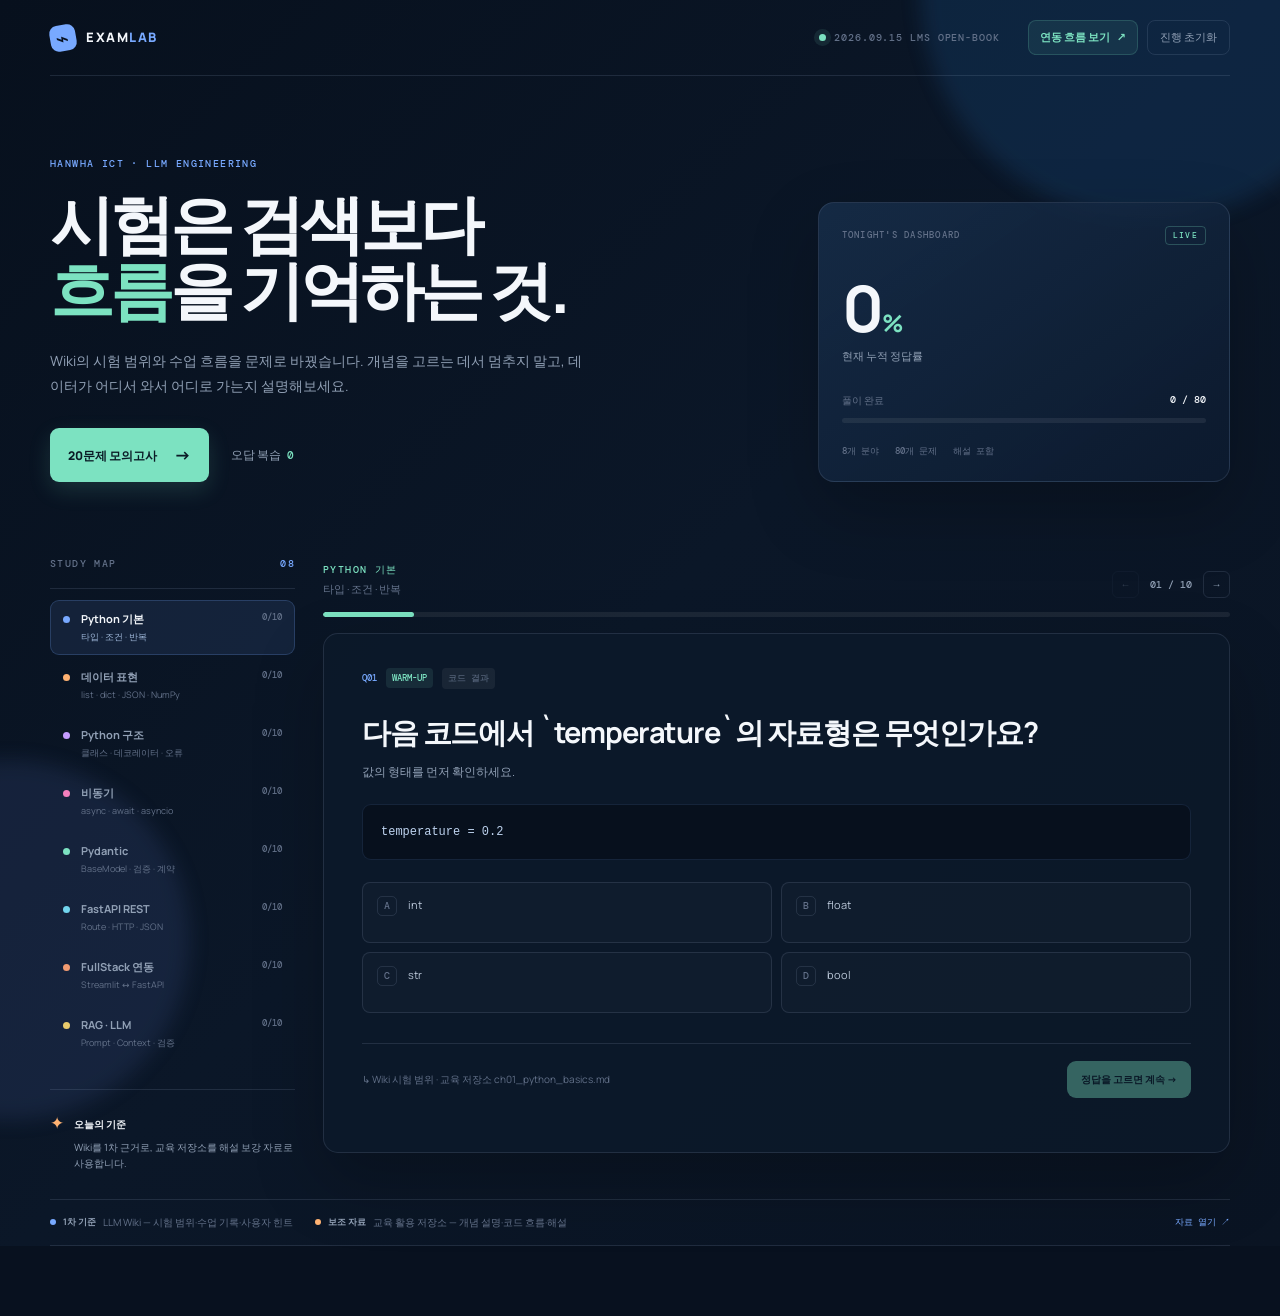
<file: index.html>
<!doctype html>
<html lang="ko">
  <head>
    <meta charset="UTF-8" />
    <meta name="viewport" content="width=device-width, initial-scale=1.0" />
    <meta name="theme-color" content="#08111f" />
    <title>Exam Lab — LLM Engineering 기출 연습</title>
    <link rel="preconnect" href="https://fonts.googleapis.com" />
    <link rel="preconnect" href="https://fonts.gstatic.com" crossorigin />
    <link href="https://fonts.googleapis.com/css2?family=DM+Mono:wght@400;500&family=Manrope:wght@400;500;600;700;800&display=swap" rel="stylesheet" />
    <link rel="stylesheet" href="styles.css" />
  </head>
  <body>
    <div class="ambient ambient-one"></div>
    <div class="ambient ambient-two"></div>

    <header class="topbar shell">
      <a class="brand" href="#" aria-label="Exam Lab 홈">
        <span class="brand-mark">⌁</span>
        <span>EXAM<span>LAB</span></span>
      </a>
      <div class="topbar-meta">
        <span class="status-dot"></span>
        <span>2026.09.15 LMS OPEN-BOOK</span>
      </div>
      <div class="topbar-actions">
        <a class="diagram-link" href="sequence.html">연동 흐름 보기 <span>↗</span></a>
        <button class="ghost-button" id="reset-progress">진행 초기화</button>
      </div>
    </header>

    <main class="shell">
      <section class="hero">
        <div class="hero-copy">
          <p class="eyebrow">HANWHA ICT · LLM ENGINEERING</p>
          <h1>시험은 검색보다<br /><em>흐름</em>을 기억하는 것.</h1>
          <p class="hero-description">Wiki의 시험 범위와 수업 흐름을 문제로 바꿨습니다. 개념을 고르는 데서 멈추지 말고, 데이터가 어디서 와서 어디로 가는지 설명해보세요.</p>
          <div class="hero-actions">
            <button class="primary-button" id="start-mock">20문제 모의고사 <span>→</span></button>
            <button class="text-button" id="start-wrong">오답 복습 <span id="wrong-count">0</span></button>
          </div>
        </div>
        <div class="hero-card">
          <div class="hero-card-top"><span>TONIGHT'S DASHBOARD</span><span class="live-pill">LIVE</span></div>
          <div class="hero-number" id="hero-accuracy">0<span>%</span></div>
          <p>현재 누적 정답률</p>
          <div class="hero-card-line"><span>풀이 완료</span><strong id="hero-completed">0 / 80</strong></div>
          <div class="meter"><span id="hero-meter"></span></div>
          <div class="hero-card-footer"><span>8개 분야</span><span>80개 문제</span><span>해설 포함</span></div>
        </div>
      </section>

      <section class="workspace">
        <aside class="sidebar">
          <div class="section-label">STUDY MAP <span>08</span></div>
          <nav id="category-nav" aria-label="시험 분야"></nav>
          <div class="sidebar-note">
            <span class="note-icon">✦</span>
            <div><strong>오늘의 기준</strong><p>Wiki를 1차 근거로, 교육 저장소를 해설 보강 자료로 사용합니다.</p></div>
          </div>
        </aside>

        <section class="quiz-area" id="quiz-area">
          <div class="quiz-toolbar">
            <div><span class="toolbar-kicker" id="mode-label">PYTHON BASICS</span><span class="toolbar-sub" id="mode-sub">기본 문법 · 흐름 추적</span></div>
            <div class="toolbar-actions"><button class="icon-button" id="prev-question" aria-label="이전 문제">←</button><span id="question-counter">01 / 10</span><button class="icon-button" id="next-question-top" aria-label="다음 문제">→</button></div>
          </div>
          <div class="quiz-progress"><span id="quiz-progress-bar"></span></div>

          <article class="question-card" id="question-card">
            <div class="question-meta"><span class="question-number" id="question-number">Q01</span><span class="difficulty" id="difficulty">WARM-UP</span><span class="question-type" id="question-type">개념 확인</span></div>
            <h2 id="question-title"></h2>
            <p class="question-hint" id="question-hint"></p>
            <pre class="code-block" id="question-code" hidden><code></code></pre>
            <div class="choices" id="choices"></div>
            <div class="feedback" id="feedback" hidden></div>
            <div class="question-footer"><span class="source-label" id="source-label"></span><button class="next-button" id="next-question">정답을 고르면 계속 <span>→</span></button></div>
          </article>
        </section>
      </section>

      <section class="source-strip">
        <div><span class="source-dot wiki-dot"></span><strong>1차 기준</strong><span>LLM Wiki — 시험 범위·수업 기록·사용자 힌트</span></div>
        <div><span class="source-dot repo-dot"></span><strong>보조 자료</strong><span>교육 활용 저장소 — 개념 설명·코드 흐름·해설</span></div>
        <a href="https://github.com/skc4365/site/tree/main/content/book0" target="_blank" rel="noreferrer">자료 열기 ↗</a>
      </section>
    </main>

    <div class="toast" id="toast" role="status"></div>
    <script src="app.js"></script>
  </body>
</html>
</file>
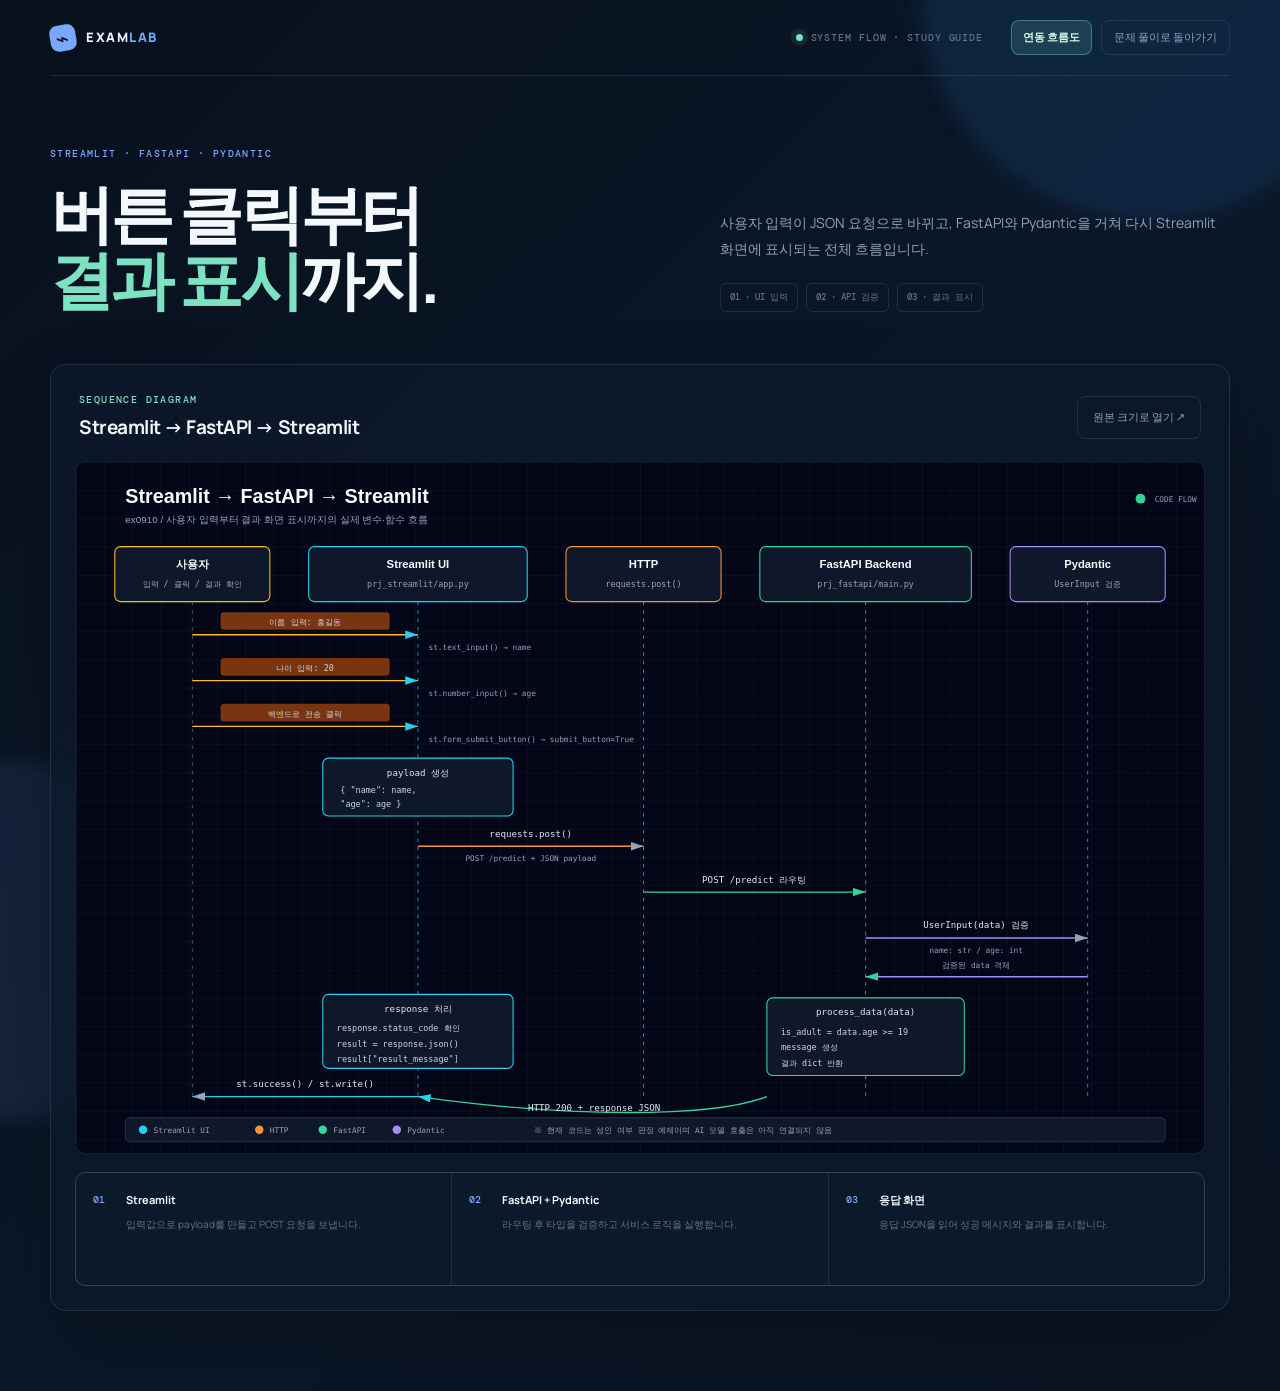
<file: sequence.html>
<!doctype html>
<html lang="ko">
  <head>
    <meta charset="UTF-8" />
    <meta name="viewport" content="width=device-width, initial-scale=1.0" />
    <meta name="theme-color" content="#08111f" />
    <title>Streamlit ↔ FastAPI 흐름도 — Exam Lab</title>
    <link rel="preconnect" href="https://fonts.googleapis.com" />
    <link rel="preconnect" href="https://fonts.gstatic.com" crossorigin />
    <link href="https://fonts.googleapis.com/css2?family=DM+Mono:wght@400;500&family=Manrope:wght@400;500;600;700;800&display=swap" rel="stylesheet" />
    <link rel="stylesheet" href="styles.css" />
  </head>
  <body class="flow-body">
    <div class="ambient ambient-one"></div>
    <div class="ambient ambient-two"></div>

    <header class="topbar shell">
      <a class="brand" href="index.html" aria-label="Exam Lab 홈">
        <span class="brand-mark">⌁</span>
        <span>EXAM<span>LAB</span></span>
      </a>
      <div class="topbar-meta">
        <span class="status-dot"></span>
        <span>SYSTEM FLOW · STUDY GUIDE</span>
      </div>
      <div class="topbar-actions">
        <a class="diagram-link active" href="sequence.html" aria-current="page">연동 흐름도</a>
        <a class="ghost-button back-link" href="index.html">문제 풀이로 돌아가기</a>
      </div>
    </header>

    <main class="shell flow-page">
      <section class="flow-intro">
        <div>
          <p class="eyebrow">STREAMLIT · FASTAPI · PYDANTIC</p>
          <h1>버튼 클릭부터<br /><em>결과 표시</em>까지.</h1>
        </div>
        <div class="flow-intro-copy">
          <p>사용자 입력이 JSON 요청으로 바뀌고, FastAPI와 Pydantic을 거쳐 다시 Streamlit 화면에 표시되는 전체 흐름입니다.</p>
          <div class="flow-tags" aria-label="핵심 흐름">
            <span>01 · UI 입력</span>
            <span>02 · API 검증</span>
            <span>03 · 결과 표시</span>
          </div>
        </div>
      </section>

      <section class="diagram-panel" aria-labelledby="diagram-title">
        <div class="diagram-toolbar">
          <div>
            <span class="toolbar-kicker">SEQUENCE DIAGRAM</span>
            <h2 id="diagram-title">Streamlit → FastAPI → Streamlit</h2>
          </div>
          <a class="secondary-button diagram-original" href="streamlit-fastapi-sequence.svg" target="_blank" rel="noreferrer">원본 크기로 열기 ↗</a>
        </div>
        <p class="diagram-mobile-hint">작은 화면에서는 그림을 좌우로 밀어 확인할 수 있습니다.</p>
        <figure class="diagram-viewport">
          <img src="streamlit-fastapi-sequence.svg" alt="사용자 입력부터 Streamlit, HTTP, FastAPI, Pydantic 검증을 거쳐 결과가 다시 화면에 표시되는 순서도" />
        </figure>
        <div class="diagram-notes">
          <div><span>01</span><strong>Streamlit</strong><p>입력값으로 payload를 만들고 POST 요청을 보냅니다.</p></div>
          <div><span>02</span><strong>FastAPI + Pydantic</strong><p>라우팅 후 타입을 검증하고 서비스 로직을 실행합니다.</p></div>
          <div><span>03</span><strong>응답 화면</strong><p>응답 JSON을 읽어 성공 메시지와 결과를 표시합니다.</p></div>
        </div>
      </section>
    </main>
  </body>
</html>
</file>
<file: styles.css>
:root {
  --ink: #f4f7fb;
  --muted: #91a0b5;
  --dim: #637189;
  --line: rgba(151, 169, 198, .16);
  --panel: rgba(13, 25, 43, .76);
  --panel-strong: #102038;
  --navy: #08111f;
  --blue: #78a9ff;
  --mint: #7ce2c1;
  --orange: #ffb272;
  --red: #ff8e91;
  --shadow: 0 28px 70px rgba(0, 0, 0, .23);
}

* { box-sizing: border-box; }
html { min-width: 320px; background: var(--navy); }
body { margin: 0; color: var(--ink); background: linear-gradient(135deg, #07101d 0%, #0b1728 50%, #0a1423 100%); font-family: "Manrope", system-ui, sans-serif; line-height: 1.5; min-height: 100vh; }
button, a { font: inherit; }
button { color: inherit; }
button:focus-visible, a:focus-visible { outline: 2px solid var(--mint); outline-offset: 4px; }
.ambient { position: fixed; pointer-events: none; border-radius: 50%; filter: blur(10px); opacity: .22; z-index: 0; }
.ambient-one { width: 460px; height: 460px; background: #1f5e9d; top: -240px; right: -100px; }
.ambient-two { width: 360px; height: 360px; background: #40558d; bottom: -220px; left: -170px; }
.shell { width: min(1180px, calc(100% - 64px)); margin: 0 auto; position: relative; z-index: 1; }
.topbar { min-height: 76px; display: flex; align-items: center; border-bottom: 1px solid var(--line); }
.brand { display: inline-flex; align-items: center; gap: 10px; color: var(--ink); text-decoration: none; letter-spacing: .12em; font-weight: 800; font-size: 13px; }
.brand span span { color: var(--blue); }
.brand-mark { display: grid; place-items: center; width: 26px; height: 26px; background: var(--blue); color: #08111f; border-radius: 8px; font-size: 22px; font-weight: 500; line-height: 1; transform: rotate(-10deg); }
.topbar-meta { margin-left: auto; display: flex; align-items: center; gap: 8px; color: var(--dim); font: 500 10px/1 "DM Mono", monospace; letter-spacing: .09em; }
.status-dot { width: 7px; height: 7px; border-radius: 50%; background: var(--mint); box-shadow: 0 0 0 5px rgba(124, 226, 193, .1); }
.topbar-actions { margin-left: 28px; display: flex; align-items: center; gap: 9px; }
.diagram-link { color: var(--mint); padding: 8px 11px; border-radius: 8px; background: rgba(124,226,193,.08); border: 1px solid rgba(124,226,193,.18); text-decoration: none; font-size: 11px; font-weight: 700; transition: .2s ease; }
.diagram-link:hover, .diagram-link.active { color: #d9fff2; background: rgba(124,226,193,.14); border-color: rgba(124,226,193,.38); }
.diagram-link span { margin-left: 5px; }
.ghost-button { border: 1px solid var(--line); background: transparent; color: var(--muted); padding: 8px 12px; border-radius: 8px; font-size: 11px; cursor: pointer; transition: .2s ease; }
.ghost-button:hover { color: var(--ink); border-color: rgba(151, 169, 198, .38); }
.back-link { display: inline-flex; align-items: center; text-decoration: none; }
.hero { display: grid; grid-template-columns: 1.25fr .75fr; gap: 80px; align-items: end; padding: 82px 0 72px; }
.eyebrow, .section-label, .toolbar-kicker, .hero-card-top { color: var(--blue); font: 500 10px/1.2 "DM Mono", monospace; letter-spacing: .14em; }
.eyebrow { margin: 0 0 20px; }
h1 { max-width: 650px; margin: 0; font-size: clamp(40px, 5vw, 69px); line-height: 1.03; letter-spacing: -.06em; font-weight: 800; }
h1 em { color: var(--mint); font-style: normal; }
.hero-description { color: var(--muted); max-width: 540px; margin: 26px 0 30px; font-size: 14px; line-height: 1.8; }
.hero-actions { display: flex; align-items: center; gap: 22px; }
.primary-button, .next-button { border: 0; background: var(--mint); color: #0a1b26; font-weight: 800; border-radius: 9px; cursor: pointer; transition: transform .18s ease, box-shadow .18s ease; }
.primary-button { padding: 14px 18px; font-size: 12px; box-shadow: 0 8px 22px rgba(124, 226, 193, .15); }
.primary-button span, .next-button span { margin-left: 15px; font-size: 17px; vertical-align: -1px; }
.primary-button:hover, .next-button:hover { transform: translateY(-2px); box-shadow: 0 12px 28px rgba(124, 226, 193, .2); }
.text-button { border: 0; background: none; color: var(--muted); cursor: pointer; font-size: 12px; padding: 8px 0; }
.text-button:hover { color: var(--ink); }
.text-button span { color: var(--mint); font: 500 11px "DM Mono", monospace; margin-left: 4px; }
.hero-card { background: linear-gradient(145deg, rgba(24, 47, 76, .8), rgba(12, 26, 46, .9)); border: 1px solid var(--line); padding: 23px; border-radius: 16px; box-shadow: var(--shadow); }
.hero-card-top { display: flex; justify-content: space-between; align-items: center; color: var(--dim); font-size: 9px; }
.live-pill { color: var(--mint); border: 1px solid rgba(124, 226, 193, .25); padding: 4px 7px; border-radius: 4px; font-size: 8px; }
.hero-number { margin-top: 31px; font-size: 64px; line-height: 1; letter-spacing: -.08em; font-weight: 700; }
.hero-number span { color: var(--mint); font-size: 24px; margin-left: 4px; letter-spacing: -.02em; }
.hero-card p { margin: 8px 0 28px; color: var(--muted); font-size: 11px; }
.hero-card-line { display: flex; justify-content: space-between; color: var(--dim); font-size: 10px; }
.hero-card-line strong { color: var(--ink); font: 500 10px "DM Mono", monospace; }
.meter, .quiz-progress { height: 5px; overflow: hidden; background: rgba(255,255,255,.07); border-radius: 10px; }
.meter { margin: 10px 0 22px; }
.meter span, .quiz-progress span { display: block; width: 0; height: 100%; background: var(--mint); border-radius: inherit; transition: width .35s ease; }
.hero-card-footer { display: flex; gap: 16px; color: var(--dim); font: 500 9px "DM Mono", monospace; }
.workspace { display: grid; grid-template-columns: 245px 1fr; gap: 28px; align-items: start; }
.sidebar { padding: 4px 0 0; }
.section-label { color: var(--dim); padding-bottom: 18px; border-bottom: 1px solid var(--line); }
.section-label span { float: right; color: var(--blue); }
#category-nav { padding: 11px 0 28px; display: grid; gap: 3px; }
.category-item { text-align: left; width: 100%; border: 1px solid transparent; background: transparent; color: var(--muted); display: grid; grid-template-columns: 8px 1fr auto; grid-template-rows: auto auto; column-gap: 10px; padding: 10px 12px; border-radius: 9px; cursor: pointer; transition: .2s ease; }
.category-item:hover { background: rgba(255,255,255,.035); color: var(--ink); }
.category-item.active { border-color: rgba(120,169,255,.21); background: rgba(120,169,255,.1); color: var(--ink); }
.category-color { grid-row: 1 / 3; width: 7px; height: 7px; margin-top: 5px; border-radius: 50%; background: var(--blue); }
.category-title { font-size: 11px; font-weight: 700; }
.category-count { color: var(--dim); font: 500 9px "DM Mono", monospace; }
.category-desc { color: var(--dim); font-size: 9px; margin-top: 3px; }
.category-item.active .category-desc { color: #9db5d7; }
.sidebar-note { border-top: 1px solid var(--line); padding-top: 20px; display: flex; gap: 10px; color: var(--muted); }
.note-icon { color: var(--orange); font-size: 17px; }
.sidebar-note strong { color: var(--ink); font-size: 10px; }
.sidebar-note p { margin: 5px 0 0; font-size: 10px; line-height: 1.6; }
.quiz-area { min-width: 0; }
.quiz-toolbar { display: flex; justify-content: space-between; align-items: end; min-height: 44px; margin-bottom: 14px; }
.toolbar-kicker { display: block; color: var(--mint); font-size: 10px; }
.toolbar-sub { display: block; color: var(--dim); font-size: 11px; margin-top: 5px; }
.toolbar-actions { display: flex; align-items: center; gap: 11px; color: var(--muted); font: 500 10px "DM Mono", monospace; }
.icon-button { width: 27px; height: 27px; border: 1px solid var(--line); border-radius: 6px; background: transparent; color: var(--muted); cursor: pointer; }
.icon-button:hover:not(:disabled) { border-color: var(--blue); color: var(--ink); }
.icon-button:disabled { opacity: .28; cursor: default; }
.question-card { margin-top: 16px; min-height: 520px; padding: 34px 38px 23px; background: var(--panel); border: 1px solid var(--line); border-radius: 15px; box-shadow: var(--shadow); }
.question-meta { display: flex; align-items: center; gap: 9px; font: 500 9px "DM Mono", monospace; }
.question-number { color: var(--blue); }
.difficulty, .question-type { border-radius: 4px; padding: 4px 6px; }
.difficulty { background: rgba(124,226,193,.1); color: var(--mint); }
.question-type { background: rgba(255,255,255,.06); color: var(--dim); }
.question-card h2 { max-width: 800px; margin: 24px 0 11px; font-size: clamp(21px, 2.3vw, 29px); line-height: 1.35; letter-spacing: -.04em; }
.question-hint { color: var(--muted); font-size: 12px; margin: 0 0 21px; min-height: 20px; }
.code-block { margin: 0 0 22px; padding: 16px 18px; overflow-x: auto; background: #07101d; border: 1px solid rgba(120,169,255,.13); border-radius: 9px; color: #bdd2ee; font: 12px/1.75 "DM Mono", monospace; white-space: pre-wrap; }
.choices { display: grid; grid-template-columns: 1fr 1fr; gap: 9px; }
.choice { text-align: left; display: flex; align-items: flex-start; gap: 11px; min-height: 61px; border: 1px solid var(--line); background: rgba(255,255,255,.018); color: #b9c6d7; padding: 13px 14px; border-radius: 8px; cursor: pointer; font-size: 11px; line-height: 1.55; transition: .16s ease; }
.choice:hover:not(:disabled) { color: var(--ink); border-color: rgba(120,169,255,.5); background: rgba(120,169,255,.08); transform: translateY(-1px); }
.choice-letter { flex: 0 0 auto; display: grid; place-items: center; width: 20px; height: 20px; border: 1px solid var(--line); border-radius: 5px; color: var(--dim); font: 500 10px "DM Mono", monospace; }
.choice.correct { border-color: rgba(124,226,193,.58); background: rgba(124,226,193,.1); color: var(--ink); }
.choice.correct .choice-letter { color: var(--mint); border-color: var(--mint); }
.choice.incorrect { border-color: rgba(255,142,145,.5); background: rgba(255,142,145,.08); color: #ffb9ba; }
.choice.incorrect .choice-letter { color: var(--red); border-color: var(--red); }
.choice:disabled { cursor: default; }
.feedback { margin-top: 16px; padding: 14px 16px; border-left: 2px solid var(--mint); background: rgba(124,226,193,.06); color: var(--muted); font-size: 11px; line-height: 1.7; }
.feedback strong { color: var(--mint); display: block; margin-bottom: 4px; }
.feedback.incorrect { border-color: var(--red); background: rgba(255,142,145,.05); }
.feedback.incorrect strong { color: var(--red); }
.question-footer { display: flex; justify-content: space-between; align-items: center; gap: 16px; margin-top: 30px; padding-top: 17px; border-top: 1px solid var(--line); }
.source-label { color: var(--dim); font-size: 10px; }
.next-button { padding: 11px 14px; font-size: 10px; opacity: .38; pointer-events: none; }
.next-button.ready { opacity: 1; pointer-events: auto; }
.source-strip { margin: 28px 0 70px; padding: 15px 0; border-top: 1px solid var(--line); border-bottom: 1px solid var(--line); display: flex; align-items: center; gap: 22px; color: var(--dim); font-size: 10px; }
.source-strip > div { display: flex; align-items: center; gap: 7px; }
.source-strip strong { color: var(--muted); font-size: 9px; }
.source-dot { width: 6px; height: 6px; border-radius: 50%; }
.wiki-dot { background: var(--blue); }.repo-dot { background: var(--orange); }
.source-strip a { margin-left: auto; color: var(--blue); text-decoration: none; font: 500 9px "DM Mono", monospace; }
.toast { position: fixed; z-index: 5; left: 50%; bottom: 24px; transform: translate(-50%, 15px); opacity: 0; pointer-events: none; background: #152941; border: 1px solid rgba(120,169,255,.3); color: var(--ink); padding: 10px 15px; border-radius: 8px; font-size: 11px; transition: .2s ease; }
.toast.show { opacity: 1; transform: translate(-50%, 0); }
.result-card { min-height: 520px; display: grid; place-items: center; text-align: center; padding: 40px; }
.result-card .result-icon { color: var(--mint); font-size: 45px; }
.result-card h2 { margin: 8px 0; font-size: 30px; }
.result-score { color: var(--mint); font-size: 56px; font-weight: 800; letter-spacing: -.07em; }
.result-card p { max-width: 430px; color: var(--muted); font-size: 12px; }
.result-actions { display: flex; gap: 10px; margin-top: 20px; }
.secondary-button { border: 1px solid var(--line); background: transparent; padding: 12px 15px; color: var(--muted); border-radius: 8px; cursor: pointer; font-size: 11px; }
.secondary-button:hover { color: var(--ink); border-color: var(--blue); }
.empty-state { color: var(--muted); text-align: center; padding: 80px 20px; }
.empty-state h2 { color: var(--ink); font-size: 22px; }

.flow-page { padding: 72px 0 80px; }
.flow-intro { display: grid; grid-template-columns: 1.08fr .92fr; gap: 72px; align-items: end; margin-bottom: 52px; }
.flow-intro h1 { font-size: clamp(38px, 5vw, 64px); }
.flow-intro-copy > p { max-width: 520px; margin: 0 0 22px; color: var(--muted); font-size: 14px; line-height: 1.8; }
.flow-tags { display: flex; flex-wrap: wrap; gap: 8px; }
.flow-tags span { padding: 7px 9px; border: 1px solid var(--line); border-radius: 6px; color: var(--dim); font: 500 9px "DM Mono", monospace; }
.diagram-panel { padding: 24px; background: var(--panel); border: 1px solid var(--line); border-radius: 16px; box-shadow: var(--shadow); }
.diagram-toolbar { display: flex; align-items: center; justify-content: space-between; gap: 24px; padding: 5px 4px 20px; }
.diagram-toolbar h2 { margin: 7px 0 0; font-size: 19px; letter-spacing: -.025em; }
.diagram-original { display: inline-flex; align-items: center; text-decoration: none; white-space: nowrap; }
.diagram-mobile-hint { display: none; margin: 0 4px 12px; color: var(--dim); font-size: 10px; }
.diagram-viewport { margin: 0; overflow: auto; border: 1px solid rgba(120,169,255,.15); border-radius: 11px; background: #020617; scrollbar-color: var(--blue) rgba(255,255,255,.06); }
.diagram-viewport img { display: block; width: 100%; height: auto; }
.diagram-notes { display: grid; grid-template-columns: repeat(3, 1fr); gap: 1px; margin-top: 18px; overflow: hidden; border: 1px solid var(--line); border-radius: 10px; background: var(--line); }
.diagram-notes > div { position: relative; min-height: 112px; padding: 19px 18px 16px 50px; background: #0c192b; }
.diagram-notes span { position: absolute; left: 17px; top: 20px; color: var(--blue); font: 500 10px "DM Mono", monospace; }
.diagram-notes strong { display: block; color: var(--ink); font-size: 11px; }
.diagram-notes p { margin: 7px 0 0; color: var(--dim); font-size: 10px; line-height: 1.65; }

@media (max-width: 850px) {
  .shell { width: min(100% - 34px, 680px); }
  .hero { grid-template-columns: 1fr; gap: 35px; padding: 55px 0 45px; }
  .hero-card { max-width: 430px; }
  .workspace { grid-template-columns: 1fr; gap: 20px; }
  .sidebar { padding: 0; }
  #category-nav { grid-template-columns: repeat(2, 1fr); gap: 5px; }
  .sidebar-note { display: none; }
  .question-card { padding: 28px 22px 20px; }
  .source-strip { display: grid; grid-template-columns: 1fr 1fr; gap: 10px; }
  .source-strip a { margin-left: 0; }
  .flow-page { padding-top: 52px; }
  .flow-intro { grid-template-columns: 1fr; gap: 28px; margin-bottom: 38px; }
  .diagram-viewport img { width: 1050px; max-width: none; }
  .diagram-mobile-hint { display: block; }
  .diagram-notes { grid-template-columns: 1fr; }
  .diagram-notes > div { min-height: 0; }
}
@media (max-width: 520px) {
  .topbar { min-height: 64px; }.topbar-meta { display: none; }.topbar-actions { margin-left: auto; }.topbar-actions .ghost-button { display: none; }
  .flow-body .topbar-actions .diagram-link { display: none; }
  .flow-body .topbar-actions .ghost-button { display: inline-flex; }
  .diagram-link { padding: 8px 9px; font-size: 10px; }
  h1 { font-size: 40px; }.hero-description { font-size: 13px; }
  .hero-actions { gap: 14px; }.primary-button { padding: 13px 14px; }
  #category-nav { grid-template-columns: 1fr 1fr; }
  .choices { grid-template-columns: 1fr; }
  .question-card { min-height: 0; }.question-card h2 { font-size: 22px; }
  .question-footer { align-items: flex-end; flex-direction: column; }.next-button { width: 100%; }
  .source-strip { grid-template-columns: 1fr; }
  .flow-page { padding: 42px 0 55px; }
  .flow-intro { margin-bottom: 30px; }
  .flow-intro-copy > p { font-size: 13px; }
  .diagram-panel { padding: 14px; }
  .diagram-toolbar { align-items: flex-start; flex-direction: column; gap: 14px; }
  .diagram-original { width: 100%; justify-content: center; }
}
</file>
